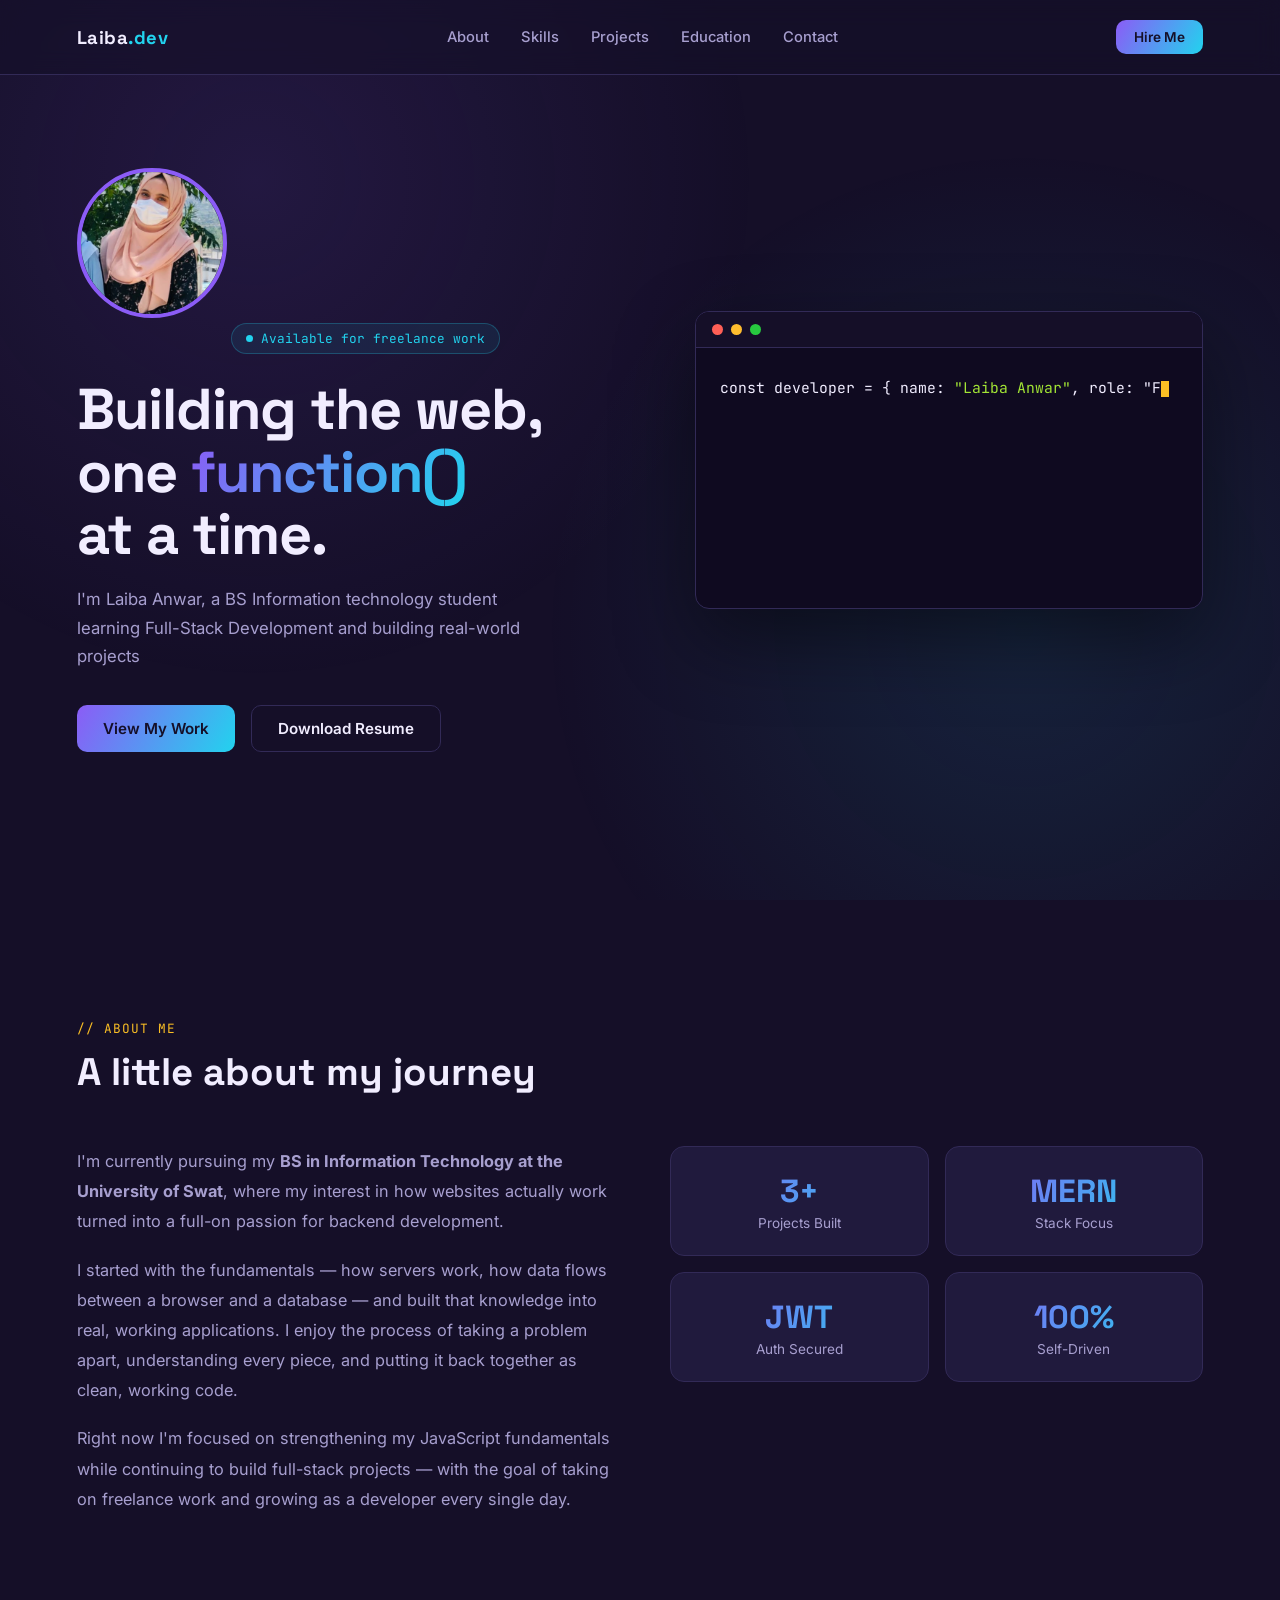
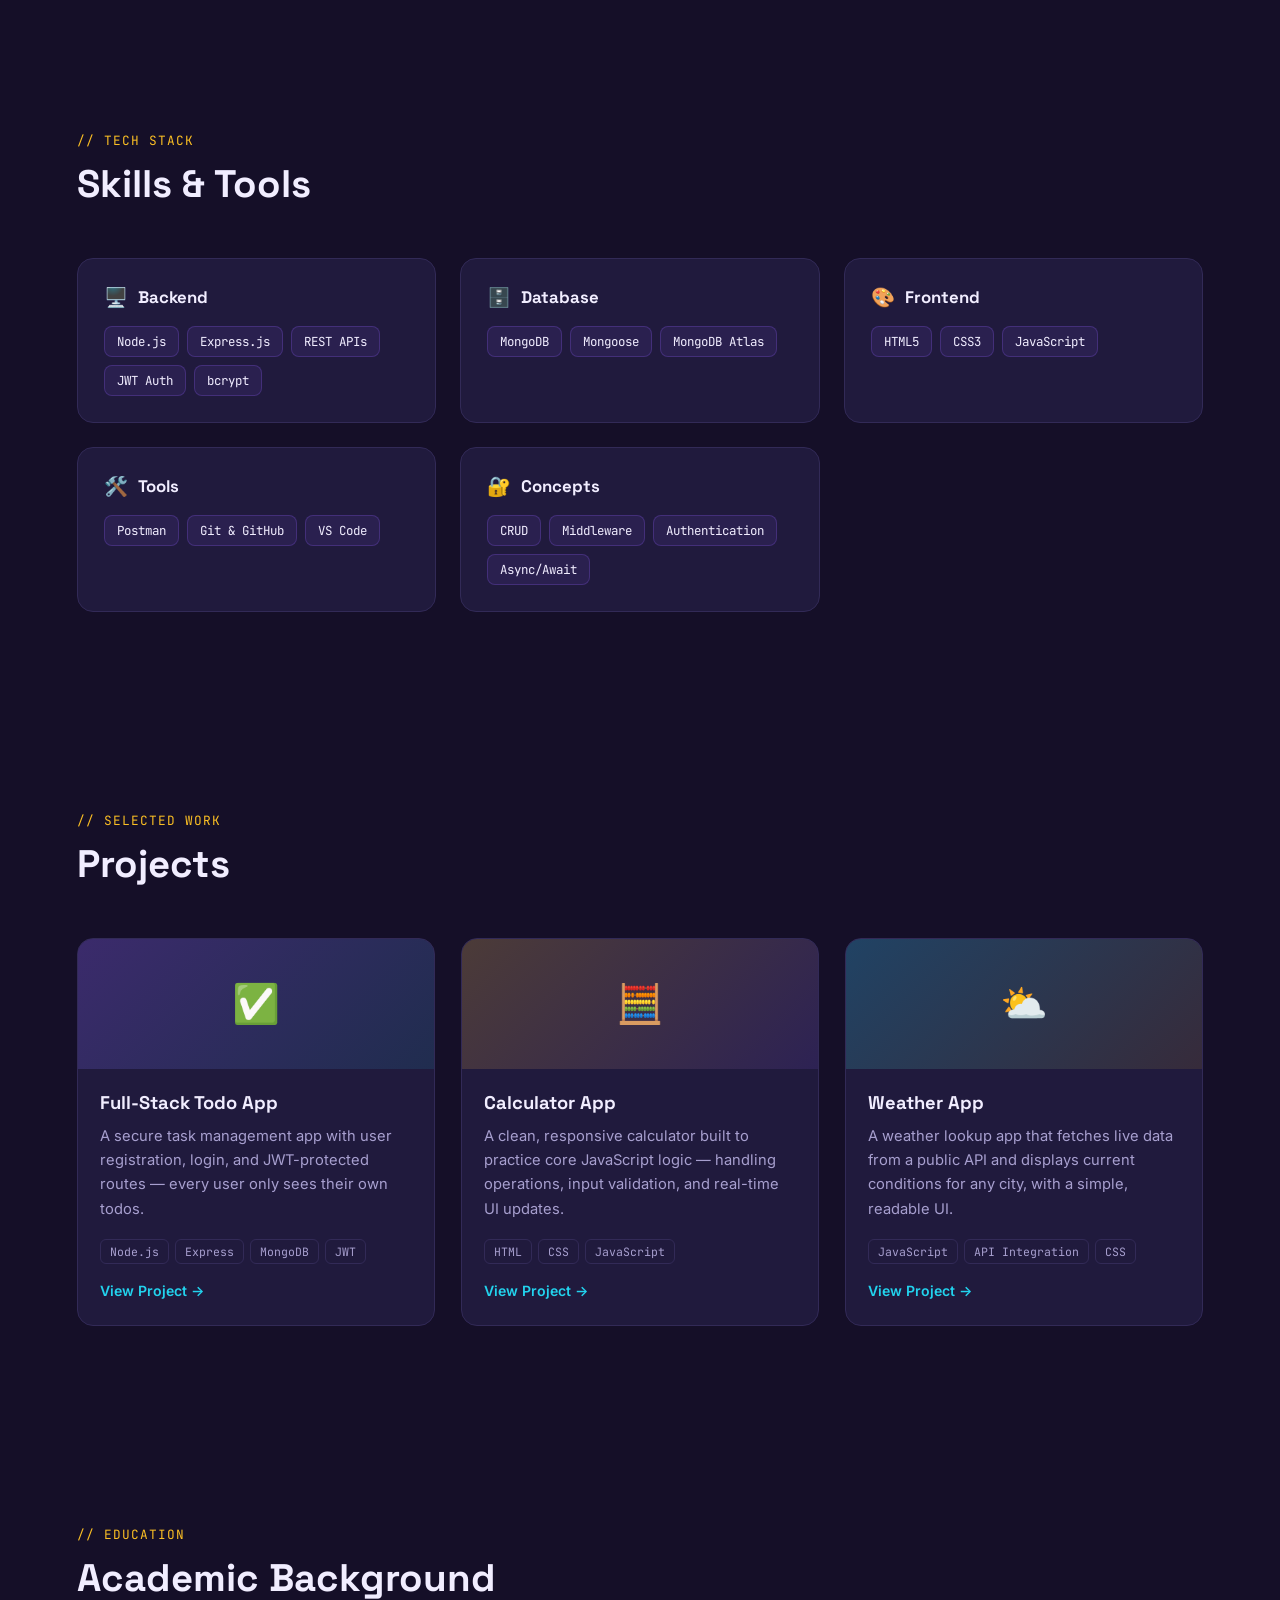
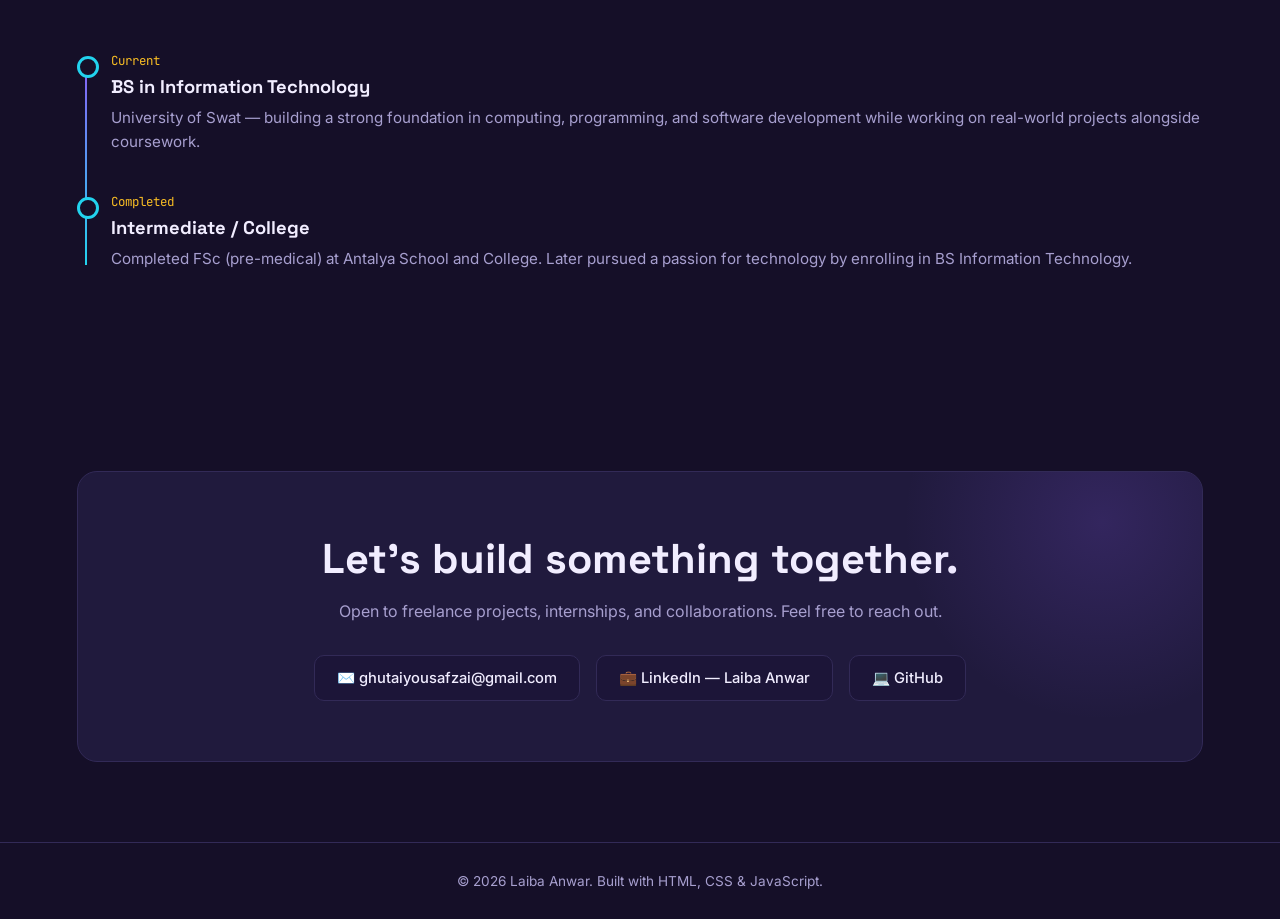
<file: index.html>
<!DOCTYPE html>
<html lang="en">
<head>
<meta charset="UTF-8">
<meta name="viewport" content="width=device-width, initial-scale=1.0">
<title>Laiba Anwar — Full Stack Developer</title>
<link rel="preconnect" href="https://fonts.googleapis.com">
<link href="https://fonts.googleapis.com/css2?family=Space+Grotesk:wght@400;500;600;700&family=Inter:wght@400;500;600;700&family=JetBrains+Mono:wght@400;500;600&display=swap" rel="stylesheet">
<link rel="stylesheet" href="style.css">
</head>
<body>
<body>

<div class="noise"></div>

<nav>
  <div class="logo">Laiba<span>.dev</span></div>
  <div class="navlinks">
    <a href="#about">About</a>
    <a href="#skills">Skills</a>
    <a href="#projects">Projects</a>
    <a href="#education">Education</a>
    <a href="#contact">Contact</a>
  </div>
  <a href="#contact" class="btn btn-primary" style="padding:9px 18px; font-size:0.85rem;">Hire Me</a>
</nav>

<!-- HERO -->
<section class="hero" id="home">
  <div class="hero-grid">
    <div>
      <img src="myphoto.jpg" alt="Laiba Anwar" style="width:150px; height:150px; border-radius:50%; object-fit:cover; border:4px solid #8b5cf6; margin-bottom:24px;">
      <div class="eyebrow"><span class="dot"></span> Available for freelance work</div>
      <h1>Building the web,<br> one <span class="grad">function()</span><br>at a time.</h1>
      <p class="lead">I'm Laiba Anwar, a BS Information technology student learning Full-Stack Development and building real-world projects</p>
      <div class="btn-row">
        <a href="#projects" class="btn btn-primary">View My Work</a>
        <a href="#" class="btn btn-ghost" id="resumeBtn">Download Resume</a>
      </div>
    </div>

    <div class="terminal">
      <div class="terminal-bar">
        <div class="tdot" style="background:#ff5f56;"></div>
        <div class="tdot" style="background:#ffbd2e;"></div>
        <div class="tdot" style="background:#27c93f;"></div>
      </div>
      <div class="terminal-body" id="typedBox"></div>
    </div>
  </div>
</section>

<!-- ABOUT -->
<section id="about">
  <div class="section-head">
    <div class="tag">// about me</div>
    <h2>A little about my journey</h2>
  </div>
  <div class="about-grid">
    <div>
      <p>I'm currently pursuing my <strong>BS in Information Technology at the University of Swat</strong>, where my interest in how websites actually work turned into a full-on passion for backend development.</p>
      <p>I started with the fundamentals — how servers work, how data flows between a browser and a database — and built that knowledge into real, working applications. I enjoy the process of taking a problem apart, understanding every piece, and putting it back together as clean, working code.</p>
      <p>Right now I'm focused on strengthening my JavaScript fundamentals while continuing to build full-stack projects — with the goal of taking on freelance work and growing as a developer every single day.</p>
    </div>
    <div class="stats">
      <div class="stat-card"><div class="num">3+</div><div class="lbl">Projects Built</div></div>
      <div class="stat-card"><div class="num">MERN</div><div class="lbl">Stack Focus</div></div>
      <div class="stat-card"><div class="num">JWT</div><div class="lbl">Auth Secured</div></div>
      <div class="stat-card"><div class="num">100%</div><div class="lbl">Self-Driven</div></div>
    </div>
  </div>
</section>

<!-- SKILLS -->
<section id="skills">
  <div class="section-head">
    <div class="tag">// tech stack</div>
    <h2>Skills & Tools</h2>
  </div>
  <div class="skill-groups">
    <div class="skill-card">
      <h3><span class="ic">🖥️</span> Backend</h3>
      <div class="pills">
        <span class="pill">Node.js</span>
        <span class="pill">Express.js</span>
        <span class="pill">REST APIs</span>
        <span class="pill">JWT Auth</span>
        <span class="pill">bcrypt</span>
      </div>
    </div>
    <div class="skill-card">
      <h3><span class="ic">🗄️</span> Database</h3>
      <div class="pills">
        <span class="pill">MongoDB</span>
        <span class="pill">Mongoose</span>
        <span class="pill">MongoDB Atlas</span>
      </div>
    </div>
    <div class="skill-card">
      <h3><span class="ic">🎨</span> Frontend</h3>
      <div class="pills">
        <span class="pill">HTML5</span>
        <span class="pill">CSS3</span>
        <span class="pill">JavaScript</span>
      </div>
    </div>
    <div class="skill-card">
      <h3><span class="ic">🛠️</span> Tools</h3>
      <div class="pills">
        <span class="pill">Postman</span>
        <span class="pill">Git & GitHub</span>
        <span class="pill">VS Code</span>
      </div>
    </div>
    <div class="skill-card">
      <h3><span class="ic">🔐</span> Concepts</h3>
      <div class="pills">
        <span class="pill">CRUD</span>
        <span class="pill">Middleware</span>
        <span class="pill">Authentication</span>
        <span class="pill">Async/Await</span>
      </div>
    </div>
  </div>
</section>

<!-- PROJECTS -->
<section id="projects">
  <div class="section-head">
    <div class="tag">// selected work</div>
    <h2>Projects</h2>
  </div>
  <div class="projects-grid">

    <div class="proj-card">
      <div class="proj-top p1">✅</div>
      <div class="proj-body">
        <h3>Full-Stack Todo App</h3>
        <p>A secure task management app with user registration, login, and JWT-protected routes — every user only sees their own todos.</p>
        <div class="proj-tags">
          <span>Node.js</span><span>Express</span><span>MongoDB</span><span>JWT</span>
        </div>
        <a href="#" class="proj-link">View Project →</a>
      </div>
    </div>

    <div class="proj-card">
      <div class="proj-top p2">🧮</div>
      <div class="proj-body">
        <h3>Calculator App</h3>
        <p>A clean, responsive calculator built to practice core JavaScript logic — handling operations, input validation, and real-time UI updates.</p>
        <div class="proj-tags">
          <span>HTML</span><span>CSS</span><span>JavaScript</span>
        </div>
        <a href="#" class="proj-link">View Project →</a>
      </div>
    </div>

    <div class="proj-card">
      <div class="proj-top p3">⛅</div>
      <div class="proj-body">
        <h3>Weather App</h3>
        <p>A weather lookup app that fetches live data from a public API and displays current conditions for any city, with a simple, readable UI.</p>
        <div class="proj-tags">
          <span>JavaScript</span><span>API Integration</span><span>CSS</span>
        </div>
        <a href="#" class="proj-link">View Project →</a>
      </div>
    </div>

  </div>
</section>

<!-- EDUCATION -->
<section id="education">
  <div class="section-head">
    <div class="tag">// education</div>
    <h2>Academic Background</h2>
  </div>
  <div class="timeline">
    <div class="tl-item">
      <div class="period">Current</div>
      <h3>BS in Information Technology</h3>
      <p>University of Swat — building a strong foundation in computing, programming, and software development while working on real-world projects alongside coursework.</p>
    </div>
    <div class="tl-item">
      <div class="period">Completed</div>
      <h3>Intermediate / College</h3>
      <p>Completed FSc (pre-medical) at Antalya School and College. Later pursued a passion for technology by enrolling in BS Information Technology.</p>
    </div>
  </div>
</section>

<!-- CONTACT -->
<section id="contact">
  <div class="contact-wrap">
    <h2>Let's build something together.</h2>
    <p>Open to freelance projects, internships, and collaborations. Feel free to reach out.</p>
    <div class="contact-links">
      <a href="mailto:ghutaiyousafzai@gmail.com" class="clink">✉️ ghutaiyousafzai@gmail.com</a>
      <a href="https://www.linkedin.com/in/laiba-anwar-820216390" target="_blank" class="clink">💼 LinkedIn — Laiba Anwar</a>
      <a href="#" class="clink">💻 GitHub</a>
    </div>
  </div>
</section>

<footer>
  © <span id="year"></span> Laiba Anwar. Built with HTML, CSS & JavaScript.
</footer>

<script src="script.js"></script>
</body>
</html>
</file>
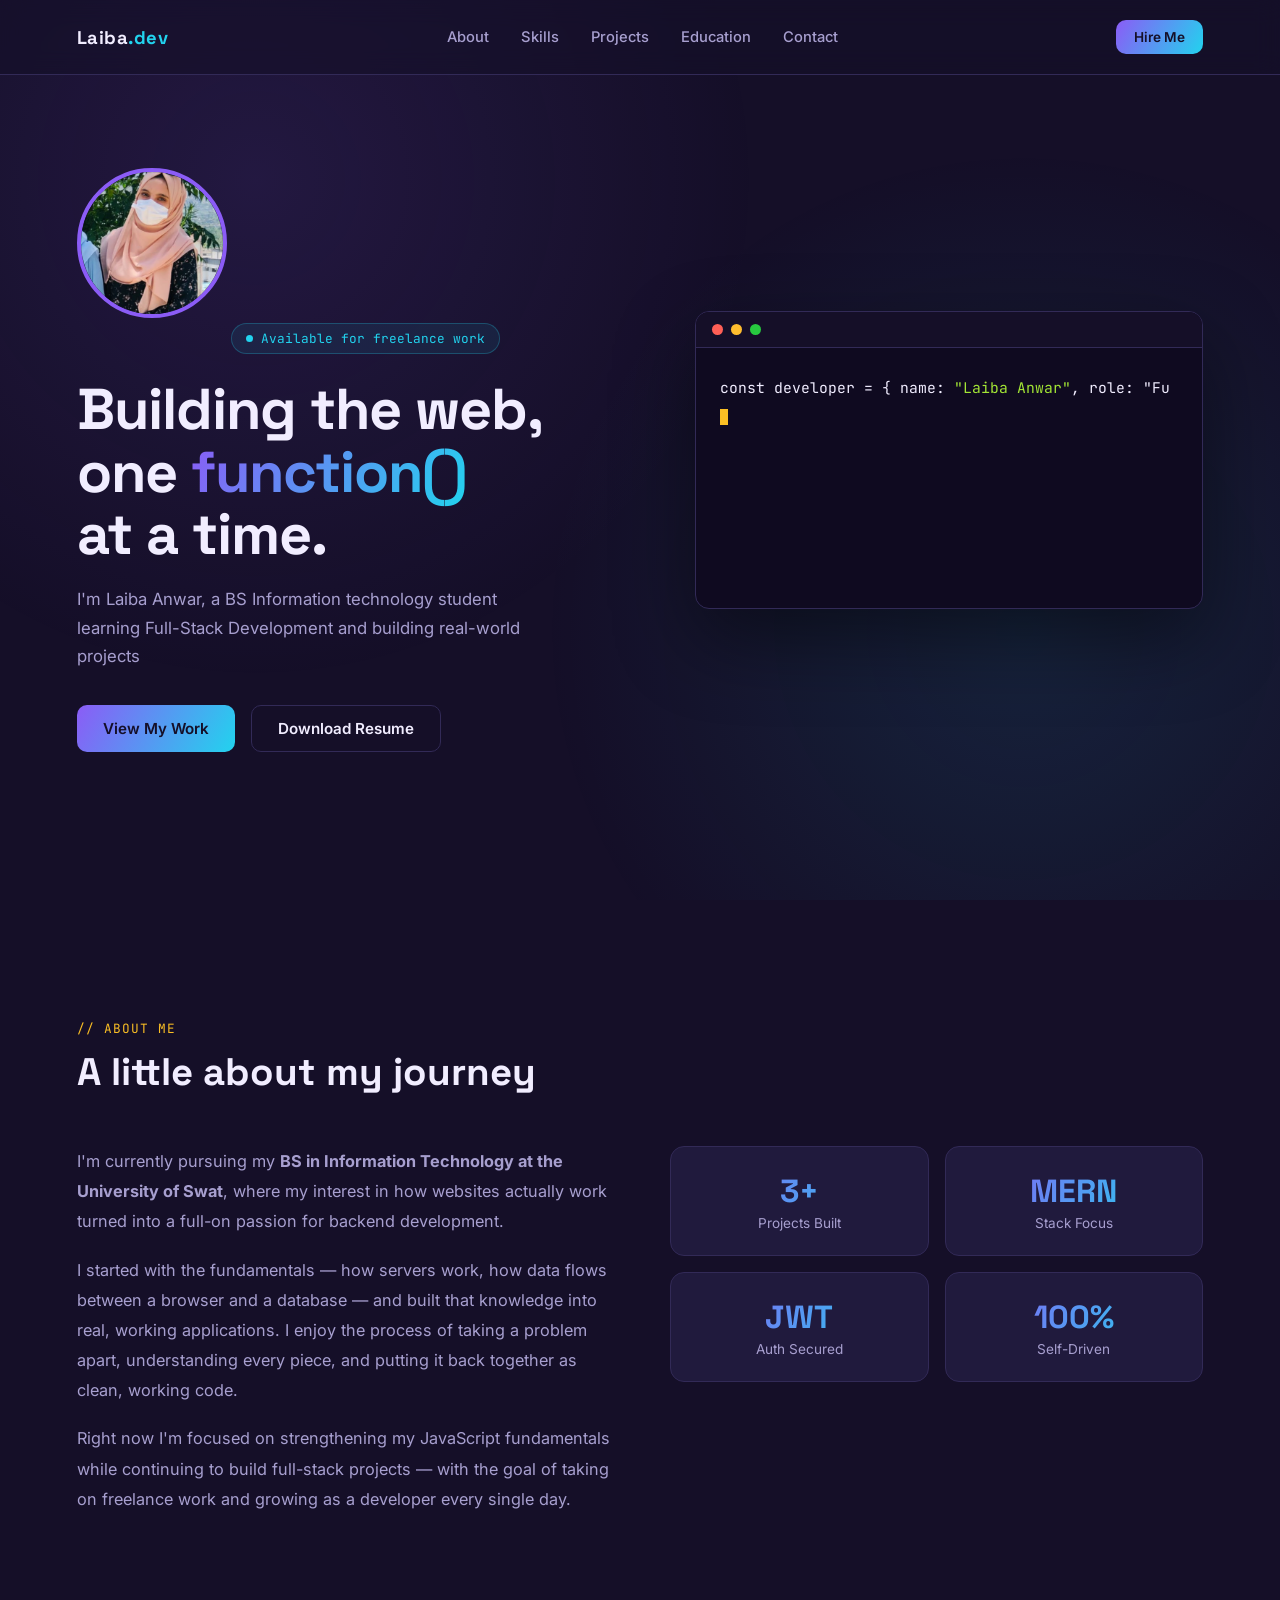
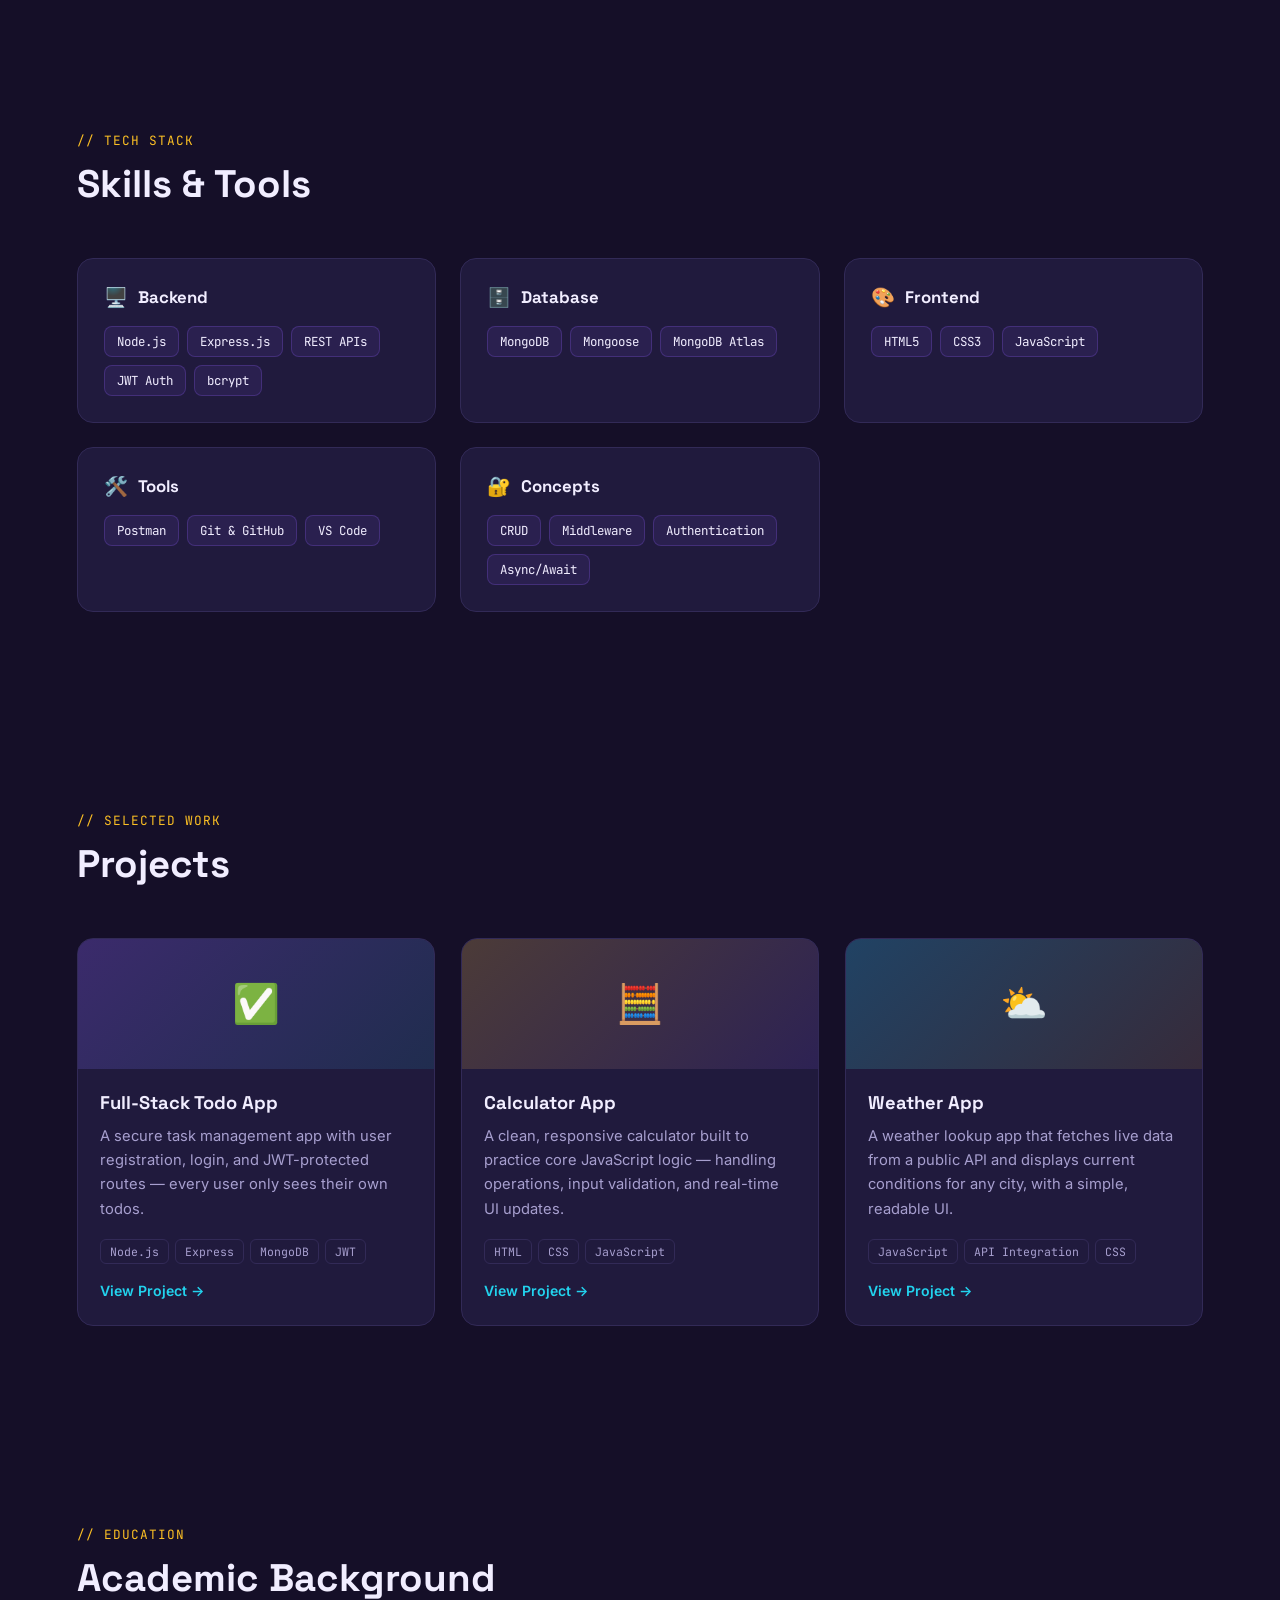
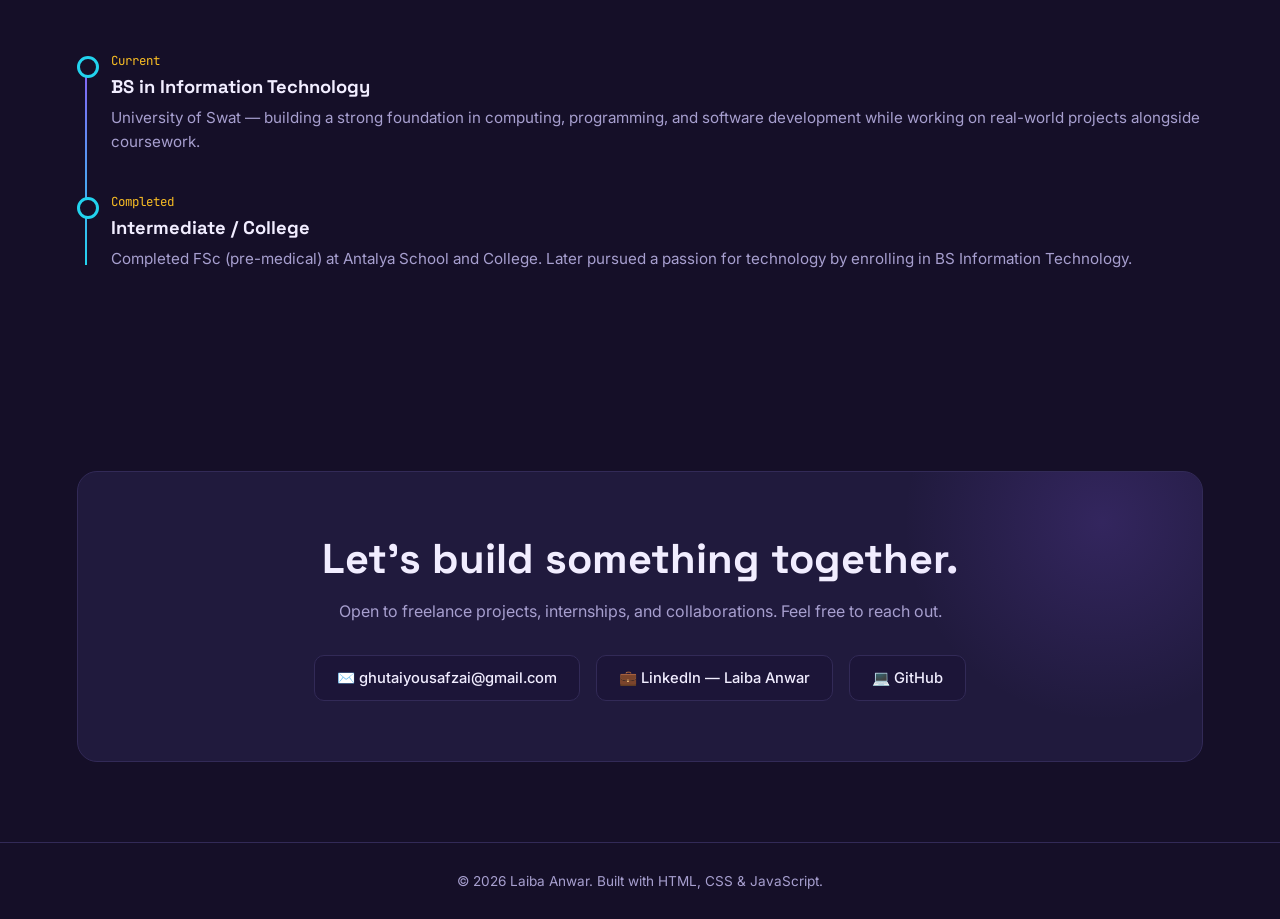
<file: index1.html>
<!DOCTYPE html>
<html lang="en">
<head>
<meta charset="UTF-8">
<meta name="viewport" content="width=device-width, initial-scale=1.0">
<title>Laiba Anwar — Full Stack Developer</title>
<link rel="preconnect" href="https://fonts.googleapis.com">
<link href="https://fonts.googleapis.com/css2?family=Space+Grotesk:wght@400;500;600;700&family=Inter:wght@400;500;600;700&family=JetBrains+Mono:wght@400;500;600&display=swap" rel="stylesheet">
<link rel="stylesheet" href="style1.css">
</head>
<body>
<body>

<div class="noise"></div>

<nav>
  <div class="logo">Laiba<span>.dev</span></div>
  <div class="navlinks">
    <a href="#about">About</a>
    <a href="#skills">Skills</a>
    <a href="#projects">Projects</a>
    <a href="#education">Education</a>
    <a href="#contact">Contact</a>
  </div>
  <a href="#contact" class="btn btn-primary" style="padding:9px 18px; font-size:0.85rem;">Hire Me</a>
</nav>

<!-- HERO -->
<section class="hero" id="home">
  <div class="hero-grid">
    <div>
      <img src="myphoto.jpg" alt="Laiba Anwar" style="width:150px; height:150px; border-radius:50%; object-fit:cover; border:4px solid #8b5cf6; margin-bottom:24px;">
      <div class="eyebrow"><span class="dot"></span> Available for freelance work</div>
      <h1>Building the web,<br> one <span class="grad">function()</span><br>at a time.</h1>
      <p class="lead">I'm Laiba Anwar, a BS Information technology student learning Full-Stack Development and building real-world projects</p>
      <div class="btn-row">
        <a href="#projects" class="btn btn-primary">View My Work</a>
        <a href="#" class="btn btn-ghost" id="resumeBtn">Download Resume</a>
      </div>
    </div>

    <div class="terminal">
      <div class="terminal-bar">
        <div class="tdot" style="background:#ff5f56;"></div>
        <div class="tdot" style="background:#ffbd2e;"></div>
        <div class="tdot" style="background:#27c93f;"></div>
      </div>
      <div class="terminal-body" id="typedBox"></div>
    </div>
  </div>
</section>

<!-- ABOUT -->
<section id="about">
  <div class="section-head">
    <div class="tag">// about me</div>
    <h2>A little about my journey</h2>
  </div>
  <div class="about-grid">
    <div>
      <p>I'm currently pursuing my <strong>BS in Information Technology at the University of Swat</strong>, where my interest in how websites actually work turned into a full-on passion for backend development.</p>
      <p>I started with the fundamentals — how servers work, how data flows between a browser and a database — and built that knowledge into real, working applications. I enjoy the process of taking a problem apart, understanding every piece, and putting it back together as clean, working code.</p>
      <p>Right now I'm focused on strengthening my JavaScript fundamentals while continuing to build full-stack projects — with the goal of taking on freelance work and growing as a developer every single day.</p>
    </div>
    <div class="stats">
      <div class="stat-card"><div class="num">3+</div><div class="lbl">Projects Built</div></div>
      <div class="stat-card"><div class="num">MERN</div><div class="lbl">Stack Focus</div></div>
      <div class="stat-card"><div class="num">JWT</div><div class="lbl">Auth Secured</div></div>
      <div class="stat-card"><div class="num">100%</div><div class="lbl">Self-Driven</div></div>
    </div>
  </div>
</section>

<!-- SKILLS -->
<section id="skills">
  <div class="section-head">
    <div class="tag">// tech stack</div>
    <h2>Skills & Tools</h2>
  </div>
  <div class="skill-groups">
    <div class="skill-card">
      <h3><span class="ic">🖥️</span> Backend</h3>
      <div class="pills">
        <span class="pill">Node.js</span>
        <span class="pill">Express.js</span>
        <span class="pill">REST APIs</span>
        <span class="pill">JWT Auth</span>
        <span class="pill">bcrypt</span>
      </div>
    </div>
    <div class="skill-card">
      <h3><span class="ic">🗄️</span> Database</h3>
      <div class="pills">
        <span class="pill">MongoDB</span>
        <span class="pill">Mongoose</span>
        <span class="pill">MongoDB Atlas</span>
      </div>
    </div>
    <div class="skill-card">
      <h3><span class="ic">🎨</span> Frontend</h3>
      <div class="pills">
        <span class="pill">HTML5</span>
        <span class="pill">CSS3</span>
        <span class="pill">JavaScript</span>
      </div>
    </div>
    <div class="skill-card">
      <h3><span class="ic">🛠️</span> Tools</h3>
      <div class="pills">
        <span class="pill">Postman</span>
        <span class="pill">Git & GitHub</span>
        <span class="pill">VS Code</span>
      </div>
    </div>
    <div class="skill-card">
      <h3><span class="ic">🔐</span> Concepts</h3>
      <div class="pills">
        <span class="pill">CRUD</span>
        <span class="pill">Middleware</span>
        <span class="pill">Authentication</span>
        <span class="pill">Async/Await</span>
      </div>
    </div>
  </div>
</section>

<!-- PROJECTS -->
<section id="projects">
  <div class="section-head">
    <div class="tag">// selected work</div>
    <h2>Projects</h2>
  </div>
  <div class="projects-grid">

    <div class="proj-card">
      <div class="proj-top p1">✅</div>
      <div class="proj-body">
        <h3>Full-Stack Todo App</h3>
        <p>A secure task management app with user registration, login, and JWT-protected routes — every user only sees their own todos.</p>
        <div class="proj-tags">
          <span>Node.js</span><span>Express</span><span>MongoDB</span><span>JWT</span>
        </div>
        <a href="#" class="proj-link">View Project →</a>
      </div>
    </div>

    <div class="proj-card">
      <div class="proj-top p2">🧮</div>
      <div class="proj-body">
        <h3>Calculator App</h3>
        <p>A clean, responsive calculator built to practice core JavaScript logic — handling operations, input validation, and real-time UI updates.</p>
        <div class="proj-tags">
          <span>HTML</span><span>CSS</span><span>JavaScript</span>
        </div>
        <a href="#" class="proj-link">View Project →</a>
      </div>
    </div>

    <div class="proj-card">
      <div class="proj-top p3">⛅</div>
      <div class="proj-body">
        <h3>Weather App</h3>
        <p>A weather lookup app that fetches live data from a public API and displays current conditions for any city, with a simple, readable UI.</p>
        <div class="proj-tags">
          <span>JavaScript</span><span>API Integration</span><span>CSS</span>
        </div>
        <a href="#" class="proj-link">View Project →</a>
      </div>
    </div>

  </div>
</section>

<!-- EDUCATION -->
<section id="education">
  <div class="section-head">
    <div class="tag">// education</div>
    <h2>Academic Background</h2>
  </div>
  <div class="timeline">
    <div class="tl-item">
      <div class="period">Current</div>
      <h3>BS in Information Technology</h3>
      <p>University of Swat — building a strong foundation in computing, programming, and software development while working on real-world projects alongside coursework.</p>
    </div>
    <div class="tl-item">
      <div class="period">Completed</div>
      <h3>Intermediate / College</h3>
      <p>Completed FSc (pre-medical) at Antalya School and College. Later pursued a passion for technology by enrolling in BS Information Technology.</p>
    </div>
  </div>
</section>

<!-- CONTACT -->
<section id="contact">
  <div class="contact-wrap">
    <h2>Let's build something together.</h2>
    <p>Open to freelance projects, internships, and collaborations. Feel free to reach out.</p>
    <div class="contact-links">
      <a href="mailto:ghutaiyousafzai@gmail.com" class="clink">✉️ ghutaiyousafzai@gmail.com</a>
      <a href="https://linkedin.com/in/laiba-anwar" target="_blank" class="clink">💼 LinkedIn — Laiba Anwar</a>
      <a href="#" class="clink">💻 GitHub</a>
    </div>
  </div>
</section>

<footer>
  © <span id="year"></span> Laiba Anwar. Built with HTML, CSS & JavaScript.
</footer>

<script src="script1.js"></script>
</body>
</html>
</file>
<file: style.css>
:root{
    --bg: #150f28;
    --bg-soft: #1c1538;
    --card: #201a3d;
    --line: #322a57;
    --text: #f1edff;
    --text-dim: #a79fcf;
    --violet: #8b5cf6;
    --cyan: #22d3ee;
    --amber: #fbbf24;
    --grad: linear-gradient(120deg, var(--violet), var(--cyan));
  }

  *{ margin:0; padding:0; box-sizing:border-box; }

  html{ scroll-behavior:smooth; }

  body{
    background: var(--bg);
    color: var(--text);
    font-family: 'Inter', sans-serif;
    overflow-x:hidden;
  }

  ::selection{ background: var(--violet); color:#fff; }

  a{ color:inherit; text-decoration:none; }

  .noise{
    position:fixed; inset:0; pointer-events:none; z-index:1;
    background-image: radial-gradient(circle at 20% 20%, rgba(139,92,246,0.12), transparent 40%),
                       radial-gradient(circle at 80% 70%, rgba(34,211,238,0.10), transparent 40%);
  }

  /* NAV */
  nav{
    position:fixed; top:0; left:0; right:0; z-index:50;
    display:flex; justify-content:space-between; align-items:center;
    padding: 20px 6%;
    backdrop-filter: blur(12px);
    background: rgba(21,15,40,0.6);
    border-bottom: 1px solid var(--line);
  }
  .logo{
    font-family:'Space Grotesk', sans-serif;
    font-weight:700; font-size:1.15rem; letter-spacing:0.5px;
  }
  .logo span{ color: var(--cyan); }
  .navlinks{ display:flex; gap:32px; }
  .navlinks a{
    font-size:0.92rem; color:var(--text-dim); font-weight:500;
    transition: color 0.25s;
  }
  .navlinks a:hover{ color:var(--text); }

  section{ padding: 120px 6% 80px; position:relative; z-index:2; }

  /* HERO */
  .hero{
    min-height:100vh; display:flex; align-items:center;
    padding-top: 100px;
  }
  .hero-grid{
    display:grid; grid-template-columns: 1.1fr 1fr; gap:60px; align-items:center;
    width:100%;
  }
  .eyebrow{
    display:inline-flex; align-items:center; gap:8px;
    font-family:'JetBrains Mono', monospace; font-size:0.8rem;
    color: var(--cyan); background: rgba(34,211,238,0.08);
    border:1px solid rgba(34,211,238,0.25); padding:6px 14px; border-radius:100px;
    margin-bottom:24px;
  }
  .dot{ width:7px; height:7px; border-radius:50%; background:var(--cyan); animation: pulse 2s infinite; }
  @keyframes pulse{ 0%,100%{ opacity:1; } 50%{ opacity:0.3; } }

  .hero h1{
    font-family:'Space Grotesk', sans-serif;
    font-size: clamp(2.4rem, 5vw, 3.6rem);
    line-height:1.08; font-weight:700; letter-spacing:-1px;
    margin-bottom:20px;
  }
  .hero h1 .grad{
    background: var(--grad); -webkit-background-clip:text; background-clip:text; color:transparent;
  }
  .hero p.lead{
    color: var(--text-dim); font-size:1.05rem; max-width:480px; margin-bottom:34px; line-height:1.7;
  }
  .btn-row{ display:flex; gap:16px; flex-wrap:wrap; }
  .btn{
    display:inline-flex; align-items:center; gap:8px;
    padding: 13px 26px; border-radius:10px; font-weight:600; font-size:0.95rem;
    transition: transform 0.25s, box-shadow 0.25s;
  }
  .btn-primary{
    background: var(--grad); color:#150f28;
  }
  .btn-primary:hover{ transform: translateY(-3px); box-shadow: 0 10px 30px rgba(139,92,246,0.35); }
  .btn-ghost{
    border:1px solid var(--line); color:var(--text);
  }
  .btn-ghost:hover{ border-color: var(--cyan); color:var(--cyan); transform: translateY(-3px); }

  /* Terminal signature */
  .terminal{
    background: #0f0a20; border:1px solid var(--line); border-radius:14px;
    box-shadow: 0 30px 80px rgba(0,0,0,0.45);
    overflow:hidden;
  }
  .terminal-bar{
    display:flex; align-items:center; gap:8px;
    padding:12px 16px; background:#150f28; border-bottom:1px solid var(--line);
  }
  .terminal-bar .tdot{ width:11px; height:11px; border-radius:50%; }
  .terminal-body{
    padding: 26px 24px; font-family:'JetBrains Mono', monospace; font-size:0.92rem; line-height:1.9;
    min-height: 260px;
  }
  .terminal-body .kw{ color:#f472b6; }
  .terminal-body .str{ color:#a3e635; }
  .terminal-body .prop{ color: var(--cyan); }
  .terminal-body .com{ color: #6b6489; }
  .cursor{
    display:inline-block; width:8px; height:1.1em; background:var(--amber);
    vertical-align:middle; animation: blink 1s step-end infinite;
  }
  @keyframes blink{ 50%{ opacity:0; } }

  /* SECTION HEADS */
  .section-head{ margin-bottom:50px; }
  .tag{
    font-family:'JetBrains Mono', monospace; font-size:0.8rem; color:var(--amber);
    letter-spacing:1px; text-transform:uppercase;
  }
  .section-head h2{
    font-family:'Space Grotesk', sans-serif; font-size:clamp(1.8rem,3.5vw,2.4rem);
    margin-top:10px; font-weight:700;
  }

  /* ABOUT */
  .about-grid{
    display:grid; grid-template-columns: 1fr 1fr; gap:60px; align-items:start;
  }
  .about-grid p{ color:var(--text-dim); line-height:1.85; margin-bottom:18px; font-size:1.02rem; }
  .stat-card{
    background: var(--card); border:1px solid var(--line); border-radius:14px;
    padding:24px; text-align:center;
  }
  .stats{ display:grid; grid-template-columns:1fr 1fr; gap:16px; }
  .stat-card .num{
    font-family:'Space Grotesk', sans-serif; font-size:2rem; font-weight:700;
    background: var(--grad); -webkit-background-clip:text; background-clip:text; color:transparent;
  }
  .stat-card .lbl{ color:var(--text-dim); font-size:0.85rem; margin-top:4px; }

  /* SKILLS */
  .skill-groups{ display:grid; grid-template-columns: repeat(3, 1fr); gap:24px; }
  .skill-card{
    background: var(--card); border:1px solid var(--line); border-radius:16px; padding:26px;
    transition: border-color 0.25s, transform 0.25s;
  }
  .skill-card:hover{ border-color: var(--violet); transform: translateY(-5px); }
  .skill-card h3{
    font-family:'Space Grotesk', sans-serif; font-size:1.05rem; margin-bottom:16px;
    display:flex; align-items:center; gap:10px;
  }
  .skill-card h3 .ic{ font-size:1.2rem; }
  .pills{ display:flex; flex-wrap:wrap; gap:8px; }
  .pill{
    font-family:'JetBrains Mono', monospace; font-size:0.78rem;
    padding:6px 12px; border-radius:8px; background: rgba(139,92,246,0.1);
    border:1px solid rgba(139,92,246,0.25); color:var(--text);
  }

  /* PROJECTS */
  .projects-grid{ display:grid; grid-template-columns: repeat(3, 1fr); gap:26px; }
  .proj-card{
    background: var(--card); border:1px solid var(--line); border-radius:16px;
    overflow:hidden; display:flex; flex-direction:column;
    transition: transform 0.3s, border-color 0.3s;
  }
  .proj-card:hover{ transform: translateY(-8px); border-color: var(--cyan); }
  .proj-top{
    height:130px; display:flex; align-items:center; justify-content:center;
    font-size:2.4rem; position:relative;
  }
  .proj-top.p1{ background: linear-gradient(135deg, rgba(139,92,246,0.25), rgba(34,211,238,0.1)); }
  .proj-top.p2{ background: linear-gradient(135deg, rgba(251,191,36,0.2), rgba(139,92,246,0.12)); }
  .proj-top.p3{ background: linear-gradient(135deg, rgba(34,211,238,0.22), rgba(251,191,36,0.1)); }
  .proj-body{ padding:22px 22px 26px; flex:1; display:flex; flex-direction:column; }
  .proj-body h3{ font-family:'Space Grotesk', sans-serif; font-size:1.15rem; margin-bottom:10px; }
  .proj-body p{ color:var(--text-dim); font-size:0.92rem; line-height:1.65; margin-bottom:18px; flex:1; }
  .proj-tags{ display:flex; flex-wrap:wrap; gap:6px; margin-bottom:18px; }
  .proj-tags span{
    font-family:'JetBrains Mono', monospace; font-size:0.72rem; color:var(--text-dim);
    border:1px solid var(--line); padding:4px 9px; border-radius:6px;
  }
  .proj-link{ font-size:0.88rem; font-weight:600; color:var(--cyan); display:inline-flex; gap:6px; align-items:center; }
  .proj-link:hover{ color:var(--amber); }

  /* EDUCATION TIMELINE */
  .timeline{ position:relative; padding-left:34px; }
  .timeline::before{
    content:''; position:absolute; left:8px; top:6px; bottom:6px; width:2px;
    background: linear-gradient(var(--violet), var(--cyan));
  }
  .tl-item{ position:relative; padding-bottom:38px; }
  .tl-item:last-child{ padding-bottom:0; }
  .tl-item::before{
    content:''; position:absolute; left:-34px; top:4px; width:16px; height:16px;
    border-radius:50%; background: var(--bg); border:3px solid var(--cyan);
  }
  .tl-item .period{
    font-family:'JetBrains Mono', monospace; font-size:0.78rem; color:var(--amber);
  }
  .tl-item h3{ font-family:'Space Grotesk', sans-serif; font-size:1.15rem; margin:6px 0 8px; }
  .tl-item p{ color:var(--text-dim); font-size:0.95rem; line-height:1.6; }

  /* CONTACT */
  .contact-wrap{
    background: var(--card); border:1px solid var(--line); border-radius:20px;
    padding: 60px 6%; text-align:center; position:relative; overflow:hidden;
  }
  .contact-wrap::before{
    content:''; position:absolute; width:400px; height:400px; border-radius:50%;
    background: radial-gradient(circle, rgba(139,92,246,0.18), transparent 70%);
    top:-150px; right:-100px;
  }
  .contact-wrap h2{
    font-family:'Space Grotesk', sans-serif; font-size:clamp(1.8rem,4vw,2.6rem); margin-bottom:16px; font-weight:700;
  }
  .contact-wrap p{ color:var(--text-dim); margin-bottom:34px; }
  .contact-links{ display:flex; gap:16px; justify-content:center; flex-wrap:wrap; }
  .clink{
    display:flex; align-items:center; gap:10px;
    background: var(--bg-soft); border:1px solid var(--line); padding:13px 22px; border-radius:10px;
    font-weight:500; font-size:0.92rem; transition: border-color 0.25s, color 0.25s, transform 0.25s;
  }
  .clink:hover{ border-color: var(--cyan); color:var(--cyan); transform: translateY(-3px); }

  footer{
    text-align:center; padding:30px 6%; color:var(--text-dim); font-size:0.85rem;
    border-top:1px solid var(--line);
  }

  @media (max-width: 880px){
    .hero-grid, .about-grid{ grid-template-columns: 1fr; }
    .skill-groups, .projects-grid{ grid-template-columns: 1fr; }
    .navlinks{ display:none; }
    section{ padding:90px 6% 60px; }
  }
</file>
<file: style1.css>
:root{
    --bg: #150f28;
    --bg-soft: #1c1538;
    --card: #201a3d;
    --line: #322a57;
    --text: #f1edff;
    --text-dim: #a79fcf;
    --violet: #8b5cf6;
    --cyan: #22d3ee;
    --amber: #fbbf24;
    --grad: linear-gradient(120deg, var(--violet), var(--cyan));
  }

  *{ margin:0; padding:0; box-sizing:border-box; }

  html{ scroll-behavior:smooth; }

  body{
    background: var(--bg);
    color: var(--text);
    font-family: 'Inter', sans-serif;
    overflow-x:hidden;
  }

  ::selection{ background: var(--violet); color:#fff; }

  a{ color:inherit; text-decoration:none; }

  .noise{
    position:fixed; inset:0; pointer-events:none; z-index:1;
    background-image: radial-gradient(circle at 20% 20%, rgba(139,92,246,0.12), transparent 40%),
                       radial-gradient(circle at 80% 70%, rgba(34,211,238,0.10), transparent 40%);
  }

  /* NAV */
  nav{
    position:fixed; top:0; left:0; right:0; z-index:50;
    display:flex; justify-content:space-between; align-items:center;
    padding: 20px 6%;
    backdrop-filter: blur(12px);
    background: rgba(21,15,40,0.6);
    border-bottom: 1px solid var(--line);
  }
  .logo{
    font-family:'Space Grotesk', sans-serif;
    font-weight:700; font-size:1.15rem; letter-spacing:0.5px;
  }
  .logo span{ color: var(--cyan); }
  .navlinks{ display:flex; gap:32px; }
  .navlinks a{
    font-size:0.92rem; color:var(--text-dim); font-weight:500;
    transition: color 0.25s;
  }
  .navlinks a:hover{ color:var(--text); }

  section{ padding: 120px 6% 80px; position:relative; z-index:2; }

  /* HERO */
  .hero{
    min-height:100vh; display:flex; align-items:center;
    padding-top: 100px;
  }
  .hero-grid{
    display:grid; grid-template-columns: 1.1fr 1fr; gap:60px; align-items:center;
    width:100%;
  }
  .eyebrow{
    display:inline-flex; align-items:center; gap:8px;
    font-family:'JetBrains Mono', monospace; font-size:0.8rem;
    color: var(--cyan); background: rgba(34,211,238,0.08);
    border:1px solid rgba(34,211,238,0.25); padding:6px 14px; border-radius:100px;
    margin-bottom:24px;
  }
  .dot{ width:7px; height:7px; border-radius:50%; background:var(--cyan); animation: pulse 2s infinite; }
  @keyframes pulse{ 0%,100%{ opacity:1; } 50%{ opacity:0.3; } }

  .hero h1{
    font-family:'Space Grotesk', sans-serif;
    font-size: clamp(2.4rem, 5vw, 3.6rem);
    line-height:1.08; font-weight:700; letter-spacing:-1px;
    margin-bottom:20px;
  }
  .hero h1 .grad{
    background: var(--grad); -webkit-background-clip:text; background-clip:text; color:transparent;
  }
  .hero p.lead{
    color: var(--text-dim); font-size:1.05rem; max-width:480px; margin-bottom:34px; line-height:1.7;
  }
  .btn-row{ display:flex; gap:16px; flex-wrap:wrap; }
  .btn{
    display:inline-flex; align-items:center; gap:8px;
    padding: 13px 26px; border-radius:10px; font-weight:600; font-size:0.95rem;
    transition: transform 0.25s, box-shadow 0.25s;
  }
  .btn-primary{
    background: var(--grad); color:#150f28;
  }
  .btn-primary:hover{ transform: translateY(-3px); box-shadow: 0 10px 30px rgba(139,92,246,0.35); }
  .btn-ghost{
    border:1px solid var(--line); color:var(--text);
  }
  .btn-ghost:hover{ border-color: var(--cyan); color:var(--cyan); transform: translateY(-3px); }

  /* Terminal signature */
  .terminal{
    background: #0f0a20; border:1px solid var(--line); border-radius:14px;
    box-shadow: 0 30px 80px rgba(0,0,0,0.45);
    overflow:hidden;
  }
  .terminal-bar{
    display:flex; align-items:center; gap:8px;
    padding:12px 16px; background:#150f28; border-bottom:1px solid var(--line);
  }
  .terminal-bar .tdot{ width:11px; height:11px; border-radius:50%; }
  .terminal-body{
    padding: 26px 24px; font-family:'JetBrains Mono', monospace; font-size:0.92rem; line-height:1.9;
    min-height: 260px;
  }
  .terminal-body .kw{ color:#f472b6; }
  .terminal-body .str{ color:#a3e635; }
  .terminal-body .prop{ color: var(--cyan); }
  .terminal-body .com{ color: #6b6489; }
  .cursor{
    display:inline-block; width:8px; height:1.1em; background:var(--amber);
    vertical-align:middle; animation: blink 1s step-end infinite;
  }
  @keyframes blink{ 50%{ opacity:0; } }

  /* SECTION HEADS */
  .section-head{ margin-bottom:50px; }
  .tag{
    font-family:'JetBrains Mono', monospace; font-size:0.8rem; color:var(--amber);
    letter-spacing:1px; text-transform:uppercase;
  }
  .section-head h2{
    font-family:'Space Grotesk', sans-serif; font-size:clamp(1.8rem,3.5vw,2.4rem);
    margin-top:10px; font-weight:700;
  }

  /* ABOUT */
  .about-grid{
    display:grid; grid-template-columns: 1fr 1fr; gap:60px; align-items:start;
  }
  .about-grid p{ color:var(--text-dim); line-height:1.85; margin-bottom:18px; font-size:1.02rem; }
  .stat-card{
    background: var(--card); border:1px solid var(--line); border-radius:14px;
    padding:24px; text-align:center;
  }
  .stats{ display:grid; grid-template-columns:1fr 1fr; gap:16px; }
  .stat-card .num{
    font-family:'Space Grotesk', sans-serif; font-size:2rem; font-weight:700;
    background: var(--grad); -webkit-background-clip:text; background-clip:text; color:transparent;
  }
  .stat-card .lbl{ color:var(--text-dim); font-size:0.85rem; margin-top:4px; }

  /* SKILLS */
  .skill-groups{ display:grid; grid-template-columns: repeat(3, 1fr); gap:24px; }
  .skill-card{
    background: var(--card); border:1px solid var(--line); border-radius:16px; padding:26px;
    transition: border-color 0.25s, transform 0.25s;
  }
  .skill-card:hover{ border-color: var(--violet); transform: translateY(-5px); }
  .skill-card h3{
    font-family:'Space Grotesk', sans-serif; font-size:1.05rem; margin-bottom:16px;
    display:flex; align-items:center; gap:10px;
  }
  .skill-card h3 .ic{ font-size:1.2rem; }
  .pills{ display:flex; flex-wrap:wrap; gap:8px; }
  .pill{
    font-family:'JetBrains Mono', monospace; font-size:0.78rem;
    padding:6px 12px; border-radius:8px; background: rgba(139,92,246,0.1);
    border:1px solid rgba(139,92,246,0.25); color:var(--text);
  }

  /* PROJECTS */
  .projects-grid{ display:grid; grid-template-columns: repeat(3, 1fr); gap:26px; }
  .proj-card{
    background: var(--card); border:1px solid var(--line); border-radius:16px;
    overflow:hidden; display:flex; flex-direction:column;
    transition: transform 0.3s, border-color 0.3s;
  }
  .proj-card:hover{ transform: translateY(-8px); border-color: var(--cyan); }
  .proj-top{
    height:130px; display:flex; align-items:center; justify-content:center;
    font-size:2.4rem; position:relative;
  }
  .proj-top.p1{ background: linear-gradient(135deg, rgba(139,92,246,0.25), rgba(34,211,238,0.1)); }
  .proj-top.p2{ background: linear-gradient(135deg, rgba(251,191,36,0.2), rgba(139,92,246,0.12)); }
  .proj-top.p3{ background: linear-gradient(135deg, rgba(34,211,238,0.22), rgba(251,191,36,0.1)); }
  .proj-body{ padding:22px 22px 26px; flex:1; display:flex; flex-direction:column; }
  .proj-body h3{ font-family:'Space Grotesk', sans-serif; font-size:1.15rem; margin-bottom:10px; }
  .proj-body p{ color:var(--text-dim); font-size:0.92rem; line-height:1.65; margin-bottom:18px; flex:1; }
  .proj-tags{ display:flex; flex-wrap:wrap; gap:6px; margin-bottom:18px; }
  .proj-tags span{
    font-family:'JetBrains Mono', monospace; font-size:0.72rem; color:var(--text-dim);
    border:1px solid var(--line); padding:4px 9px; border-radius:6px;
  }
  .proj-link{ font-size:0.88rem; font-weight:600; color:var(--cyan); display:inline-flex; gap:6px; align-items:center; }
  .proj-link:hover{ color:var(--amber); }

  /* EDUCATION TIMELINE */
  .timeline{ position:relative; padding-left:34px; }
  .timeline::before{
    content:''; position:absolute; left:8px; top:6px; bottom:6px; width:2px;
    background: linear-gradient(var(--violet), var(--cyan));
  }
  .tl-item{ position:relative; padding-bottom:38px; }
  .tl-item:last-child{ padding-bottom:0; }
  .tl-item::before{
    content:''; position:absolute; left:-34px; top:4px; width:16px; height:16px;
    border-radius:50%; background: var(--bg); border:3px solid var(--cyan);
  }
  .tl-item .period{
    font-family:'JetBrains Mono', monospace; font-size:0.78rem; color:var(--amber);
  }
  .tl-item h3{ font-family:'Space Grotesk', sans-serif; font-size:1.15rem; margin:6px 0 8px; }
  .tl-item p{ color:var(--text-dim); font-size:0.95rem; line-height:1.6; }

  /* CONTACT */
  .contact-wrap{
    background: var(--card); border:1px solid var(--line); border-radius:20px;
    padding: 60px 6%; text-align:center; position:relative; overflow:hidden;
  }
  .contact-wrap::before{
    content:''; position:absolute; width:400px; height:400px; border-radius:50%;
    background: radial-gradient(circle, rgba(139,92,246,0.18), transparent 70%);
    top:-150px; right:-100px;
  }
  .contact-wrap h2{
    font-family:'Space Grotesk', sans-serif; font-size:clamp(1.8rem,4vw,2.6rem); margin-bottom:16px; font-weight:700;
  }
  .contact-wrap p{ color:var(--text-dim); margin-bottom:34px; }
  .contact-links{ display:flex; gap:16px; justify-content:center; flex-wrap:wrap; }
  .clink{
    display:flex; align-items:center; gap:10px;
    background: var(--bg-soft); border:1px solid var(--line); padding:13px 22px; border-radius:10px;
    font-weight:500; font-size:0.92rem; transition: border-color 0.25s, color 0.25s, transform 0.25s;
  }
  .clink:hover{ border-color: var(--cyan); color:var(--cyan); transform: translateY(-3px); }

  footer{
    text-align:center; padding:30px 6%; color:var(--text-dim); font-size:0.85rem;
    border-top:1px solid var(--line);
  }

  @media (max-width: 880px){
    .hero-grid, .about-grid{ grid-template-columns: 1fr; }
    .skill-groups, .projects-grid{ grid-template-columns: 1fr; }
    .navlinks{ display:none; }
    section{ padding:90px 6% 60px; }
  }
</file>
